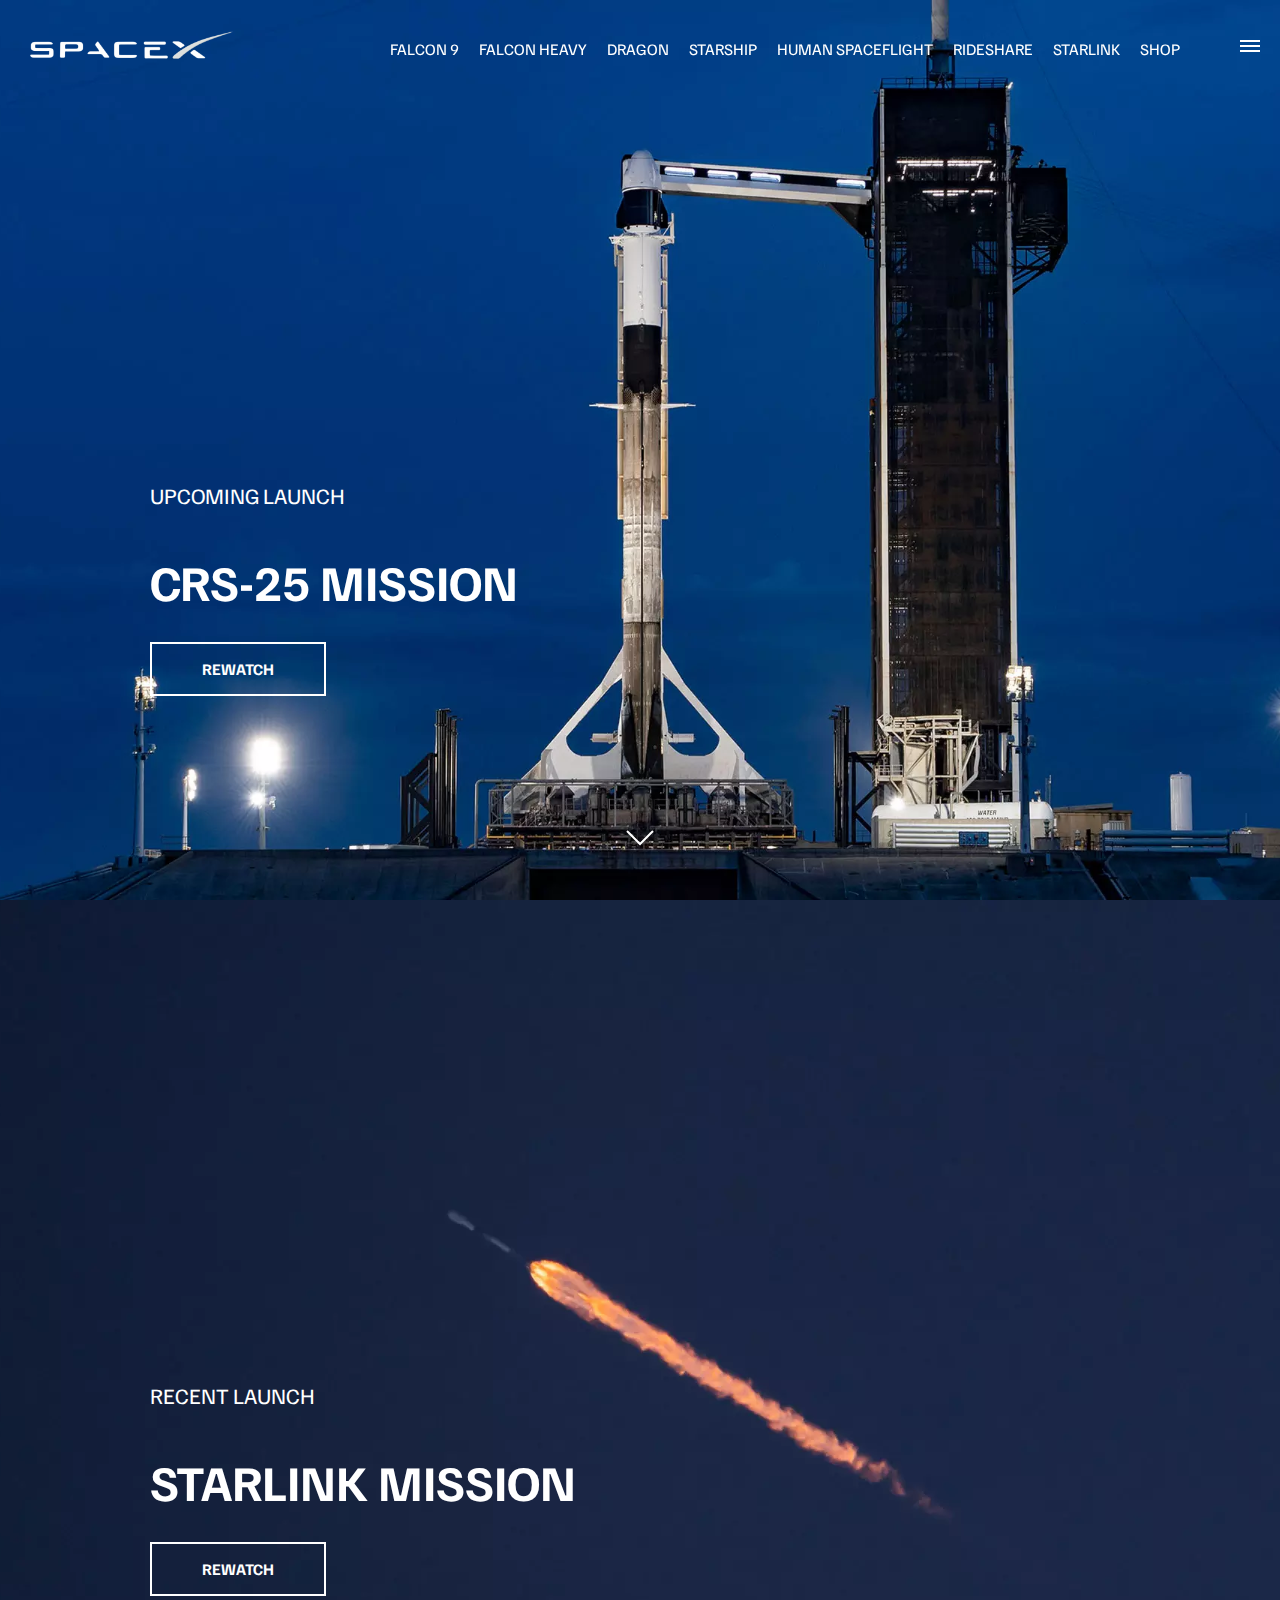
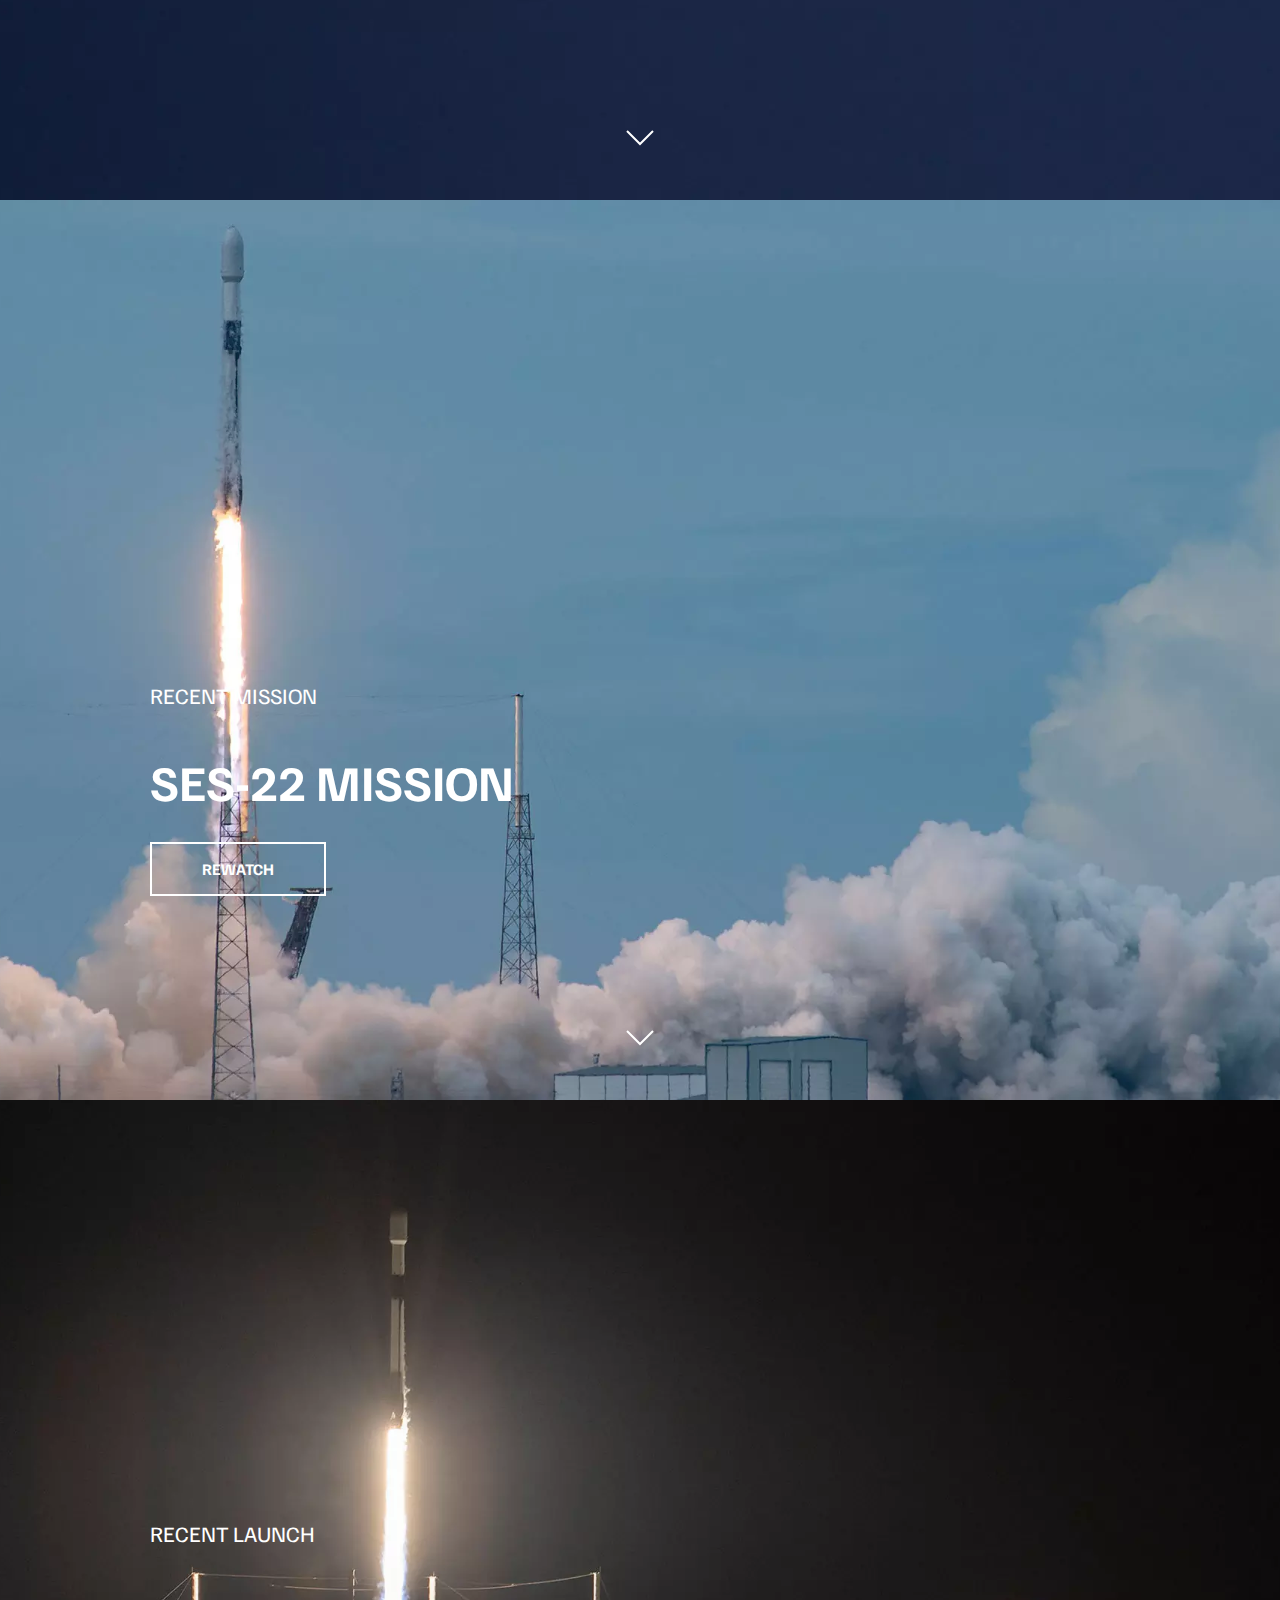
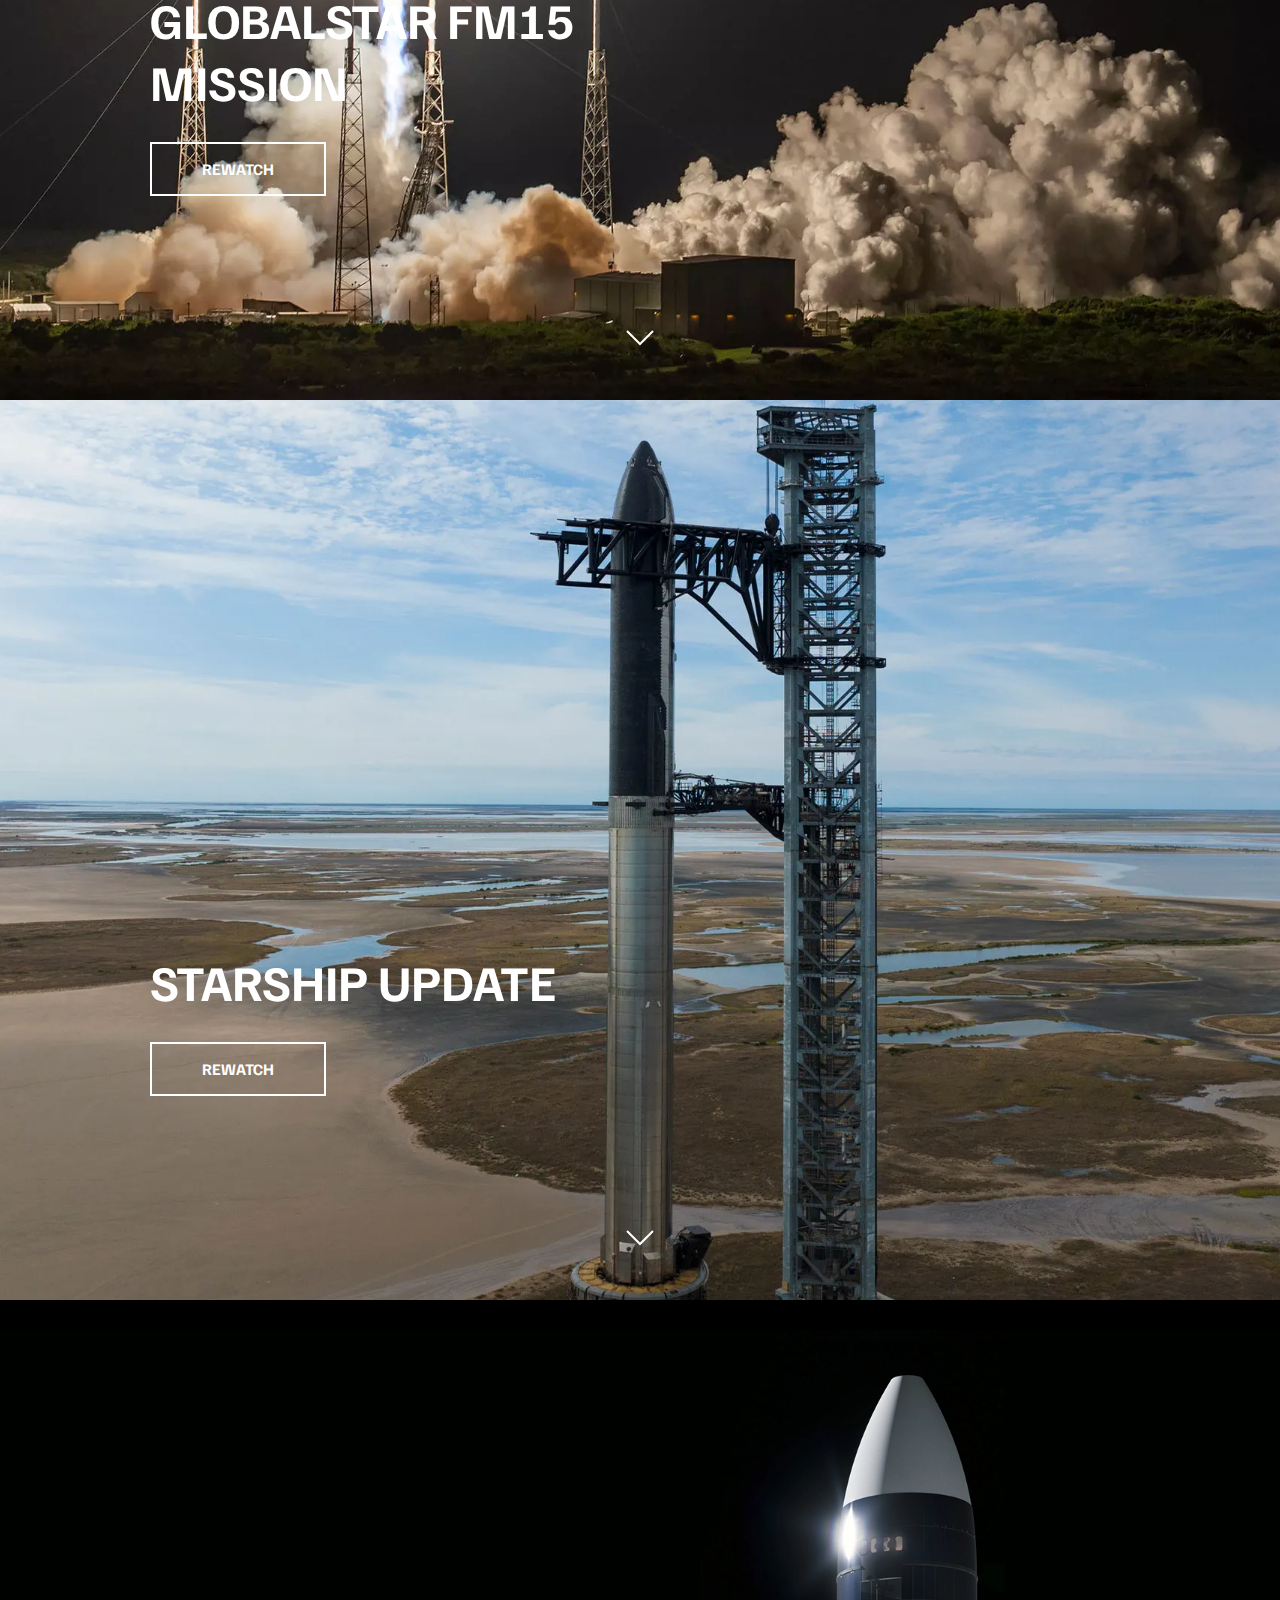
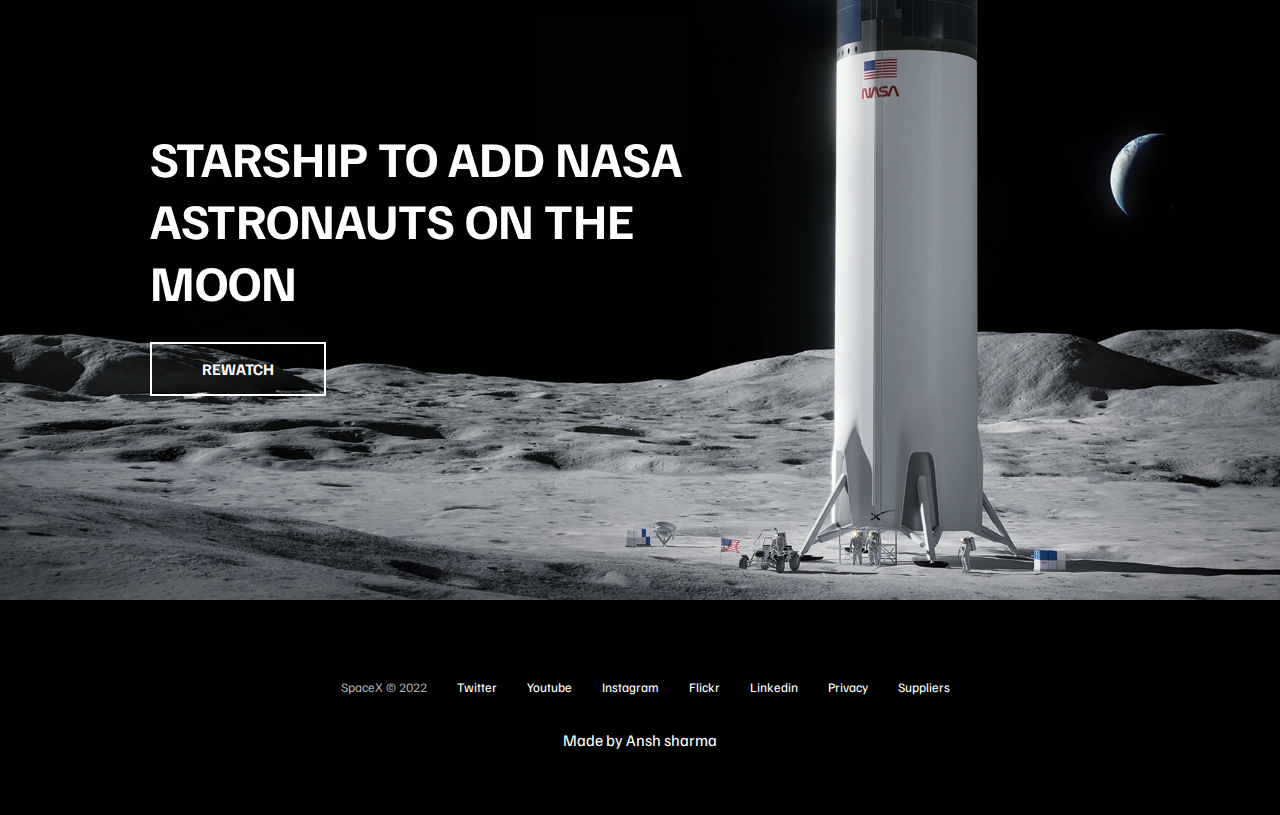
<file: index.html>
<!DOCTYPE html>
<html lang="en">
  <head>
    <meta charset="UTF-8" />
    <meta http-equiv="X-UA-Compatible" content="IE=edge" />
    <meta name="viewport" content="width=device-width, initial-scale=1.0" />
    <link rel="stylesheet" href="./css/style.css" />
    <script src="./js/script.js" defer></script>
    <title>SpaceX</title>
  </head>
  <body>
    <div id="overlay"></div>
    <div id="mobile-menu" class="mobile-main-menu">
      <ul>
        <li><a href="#">MISSION</a></li>
        <li><a href="#">LAUNCHES</a></li>
        <li><a href="#">CAREERS</a></li>
        <li><a href="#">UPDATES</a></li>
        <li><a href="#">SHOP</a></li>

        <li class="mobile-only"><a href="./falcon9.html">FALCON 9</a></li>
        <li class="mobile-only">
          <a href="./falcon-heavy.html">FALCON HEAVY</a>
        </li>
        <li class="mobile-only"><a href="./dragon.html">DRAGON</a></li>
        <li class="mobile-only"><a href="#">STARSHIP</a></li>
        <li class="mobile-only"><a href="#">HUMAN SPACEFLIGHT</a></li>
        <li class="mobile-only"><a href="#">RIDESHARE</a></li>
        <li class="mobile-only"><a href="#">STARLINK</a></li>
      </ul>
    </div>
    <header class="main-header">
      <div class="logo">
        <a href="/">
          <img src="./assets/images/logo.png" alt="SpaceX" />
        </a>
      </div>
      <nav class="desktop-main-menu">
        <ul>
          <li><a href="./falcon9.html">FALCON 9</a></li>
          <li><a href="./falcon-heavy.html">FALCON HEAVY</a></li>
          <li><a href="./dragon.html">DRAGON</a></li>
          <li><a href="#">STARSHIP</a></li>
          <li><a href="#">HUMAN SPACEFLIGHT</a></li>
          <li><a href="#">RIDESHARE</a></li>
          <li><a href="#">STARLINK</a></li>
          <li><a href="#">SHOP</a></li>
        </ul>
      </nav>
    </header>

    <!-- Hamburger Menu -->
    <button id="menu-btn" class="hamburger" type="button">
      <span class="hamburger-top"></span>
      <span class="hamburger-middle"></span>
      <span class="hamburger-bottom"></span>
    </button>

    <!-- Section A -->
    <section class="section-a">
      <div class="section-inner">
        <h4>UPCOMING LAUNCH</h4>
        <h2>CRS-25 MISSION</h2>
        <a href="#" class="btn">
          <div class="hover"></div>
          <span>REWATCH</span>
        </a>
      </div>

      <div class="scroll-arrow">
        <svg width="30px" height="20px">
          <path
            stroke="#ffffff"
            fill="none"
            stroke-width="2px"
            d="M2.000,5.000 L15.000,18.000 L28.000,5.000 "
          ></path>
        </svg>
      </div>
    </section>

    <!-- Section B -->
    <section class="section-b">
      <div class="section-inner">
        <h4>RECENT LAUNCH</h4>
        <h2>STARLINK MISSION</h2>
        <a href="#" class="btn">
          <div class="hover"></div>
          <span>REWATCH</span>
        </a>
      </div>

      <div class="scroll-arrow">
        <svg width="30px" height="20px">
          <path
            stroke="#ffffff"
            fill="none"
            stroke-width="2px"
            d="M2.000,5.000 L15.000,18.000 L28.000,5.000 "
          ></path>
        </svg>
      </div>
    </section>

    <!-- Section C -->
    <section class="section-c">
      <div class="section-inner">
        <h4>RECENT MISSION</h4>
        <h2>SES-22 MISSION</h2>
        <a href="#" class="btn">
          <div class="hover"></div>
          <span>REWATCH</span>
        </a>
      </div>

      <div class="scroll-arrow">
        <svg width="30px" height="20px">
          <path
            stroke="#ffffff"
            fill="none"
            stroke-width="2px"
            d="M2.000,5.000 L15.000,18.000 L28.000,5.000 "
          ></path>
        </svg>
      </div>
    </section>

    <!-- Section D -->
    <section class="section-d">
      <div class="section-inner">
        <h4>RECENT LAUNCH</h4>
        <h2>GLOBALSTAR FM15 MISSION</h2>
        <a href="#" class="btn">
          <div class="hover"></div>
          <span>REWATCH</span>
        </a>
      </div>

      <div class="scroll-arrow">
        <svg width="30px" height="20px">
          <path
            stroke="#ffffff"
            fill="none"
            stroke-width="2px"
            d="M2.000,5.000 L15.000,18.000 L28.000,5.000 "
          ></path>
        </svg>
      </div>
    </section>
    <!-- Section E -->
    <section class="section-e">
      <div class="section-inner">
        <h2>STARSHIP UPDATE</h2>
        <a href="#" class="btn">
          <div class="hover"></div>
          <span>REWATCH</span>
        </a>
      </div>

      <div class="scroll-arrow">
        <svg width="30px" height="20px">
          <path
            stroke="#ffffff"
            fill="none"
            stroke-width="2px"
            d="M2.000,5.000 L15.000,18.000 L28.000,5.000 "
          ></path>
        </svg>
      </div>
    </section>
    <!-- Section F -->
    <section class="section-f">
      <div class="section-inner">
        <h2>STARSHIP TO ADD NASA ASTRONAUTS ON THE MOON</h2>
        <a href="#" class="btn">
          <div class="hover"></div>
          <span>REWATCH</span>
        </a>
      </div>
    </section>

    <!-- Footer -->
    <footer>
      <ul>
        <li>SpaceX © 2022</li>
        <li><a href="https://x.com/SpaceX?ref_src=twsrc%5Egoogle%7Ctwcamp%5Eserp%7Ctwgr%5Eauthor&mx=2">Twitter</a></li>
        <li><a href="https://www.youtube.com/@SpaceX">Youtube</a></li>
        <li><a href="https://www.instagram.com/spacex/?hl=en">Instagram</a></li>
        <li><a href="#">Flickr</a></li>
        <li><a href="https://www.linkedin.com/company/spacex/">Linkedin</a></li>
        <li><a href="#">Privacy</a></li>
        <li><a href="#">Suppliers</a></li>
      </ul>
      <div class="ansh">Made by Ansh sharma</div>
    </footer>
  </body>
</html>
</file>
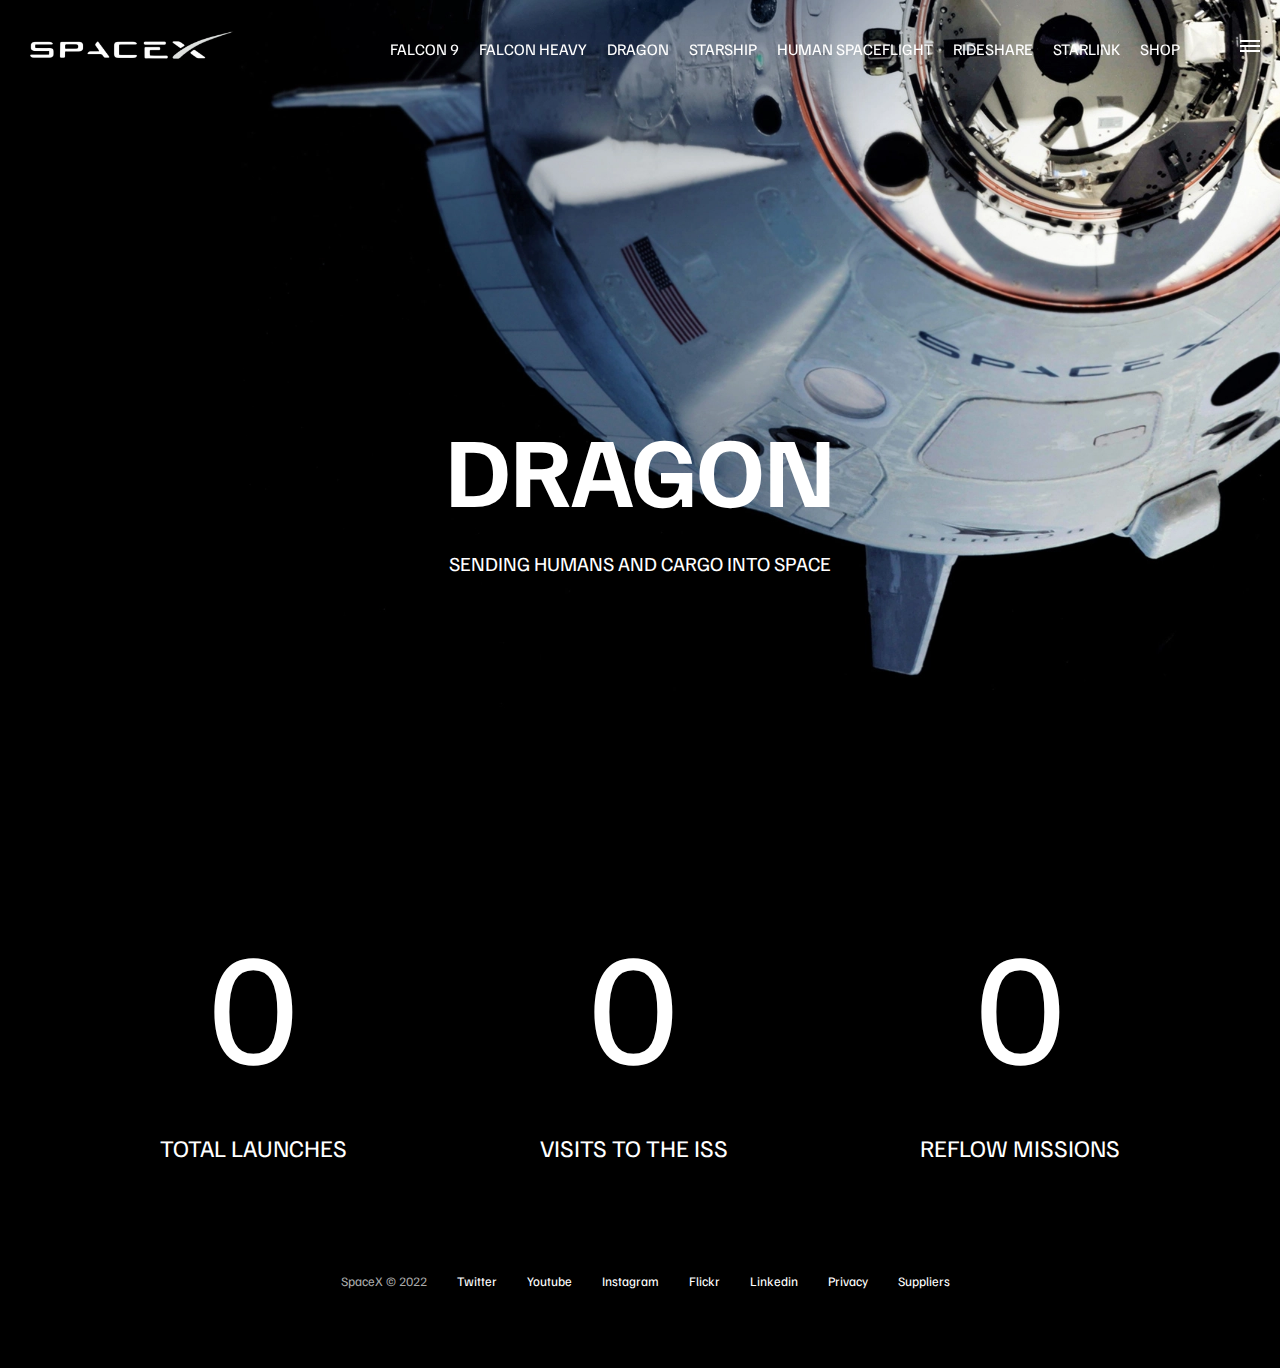
<file: dragon.html>
<!DOCTYPE html>
<html lang="en">
  <head>
    <meta charset="UTF-8" />
    <meta http-equiv="X-UA-Compatible" content="IE=edge" />
    <meta name="viewport" content="width=device-width, initial-scale=1.0" />
    <link rel="stylesheet" href="./css/style.css" />
    <script src="./js/script.js" defer></script>
    <title>SpaceX - Dragon</title>
  </head>
  <body>
    <div id="overlay"></div>
    <div id="mobile-menu" class="mobile-main-menu">
      <ul>
        <li><a href="#">MISSION</a></li>
        <li><a href="#">LAUNCHES</a></li>
        <li><a href="#">CAREERS</a></li>
        <li><a href="#">UPDATES</a></li>
        <li><a href="#">SHOP</a></li>

        <li class="mobile-only"><a href="./falcon9.html">FALCON 9</a></li>
        <li class="mobile-only">
          <a href="./falcon-heavy.html">FALCON HEAVY</a>
        </li>
        <li class="mobile-only"><a href="./dragon.html">DRAGON</a></li>
        <li class="mobile-only"><a href="#">STARSHIP</a></li>
        <li class="mobile-only"><a href="#">HUMAN SPACEFLIGHT</a></li>
        <li class="mobile-only"><a href="#">RIDESHARE</a></li>
        <li class="mobile-only"><a href="#">STARLINK</a></li>
      </ul>
    </div>
    <header class="main-header">
      <div class="logo">
        <a href="/">
          <img src="./assets/images/logo.png" alt="SpaceX" />
        </a>
      </div>
      <nav class="desktop-main-menu">
        <ul>
          <li><a href="./falcon9.html">FALCON 9</a></li>
          <li><a href="./falcon-heavy.html">FALCON HEAVY</a></li>
          <li><a href="./dragon.html">DRAGON</a></li>
          <li><a href="#">STARSHIP</a></li>
          <li><a href="#">HUMAN SPACEFLIGHT</a></li>
          <li><a href="#">RIDESHARE</a></li>
          <li><a href="#">STARLINK</a></li>
          <li><a href="#">SHOP</a></li>
        </ul>
      </nav>
    </header>

    <!-- Hamburger Menu -->
    <button id="menu-btn" class="hamburger" type="button">
      <span class="hamburger-top"></span>
      <span class="hamburger-middle"></span>
      <span class="hamburger-bottom"></span>
    </button>

    <!-- Falcon 9 -->
    <section class="section-animate bg-dragon"></section>
    <div class="section-inner-center">
      <h3>DRAGON</h3>
      <p>SENDING HUMANS AND CARGO INTO SPACE</p>
    </div>

    <!-- Stats -->
    <div class="stats">
      <div>
        <span class="counter" data-target="34">0</span>
        <h4>TOTAL LAUNCHES</h4>
      </div>
      <div>
        <span class="counter" data-target="31">0</span>
        <h4>VISITS TO THE ISS</h4>
      </div>
      <div>
        <span class="counter" data-target="13">0</span>
        <h4>REFLOW MISSIONS</h4>
      </div>
    </div>

    <!-- Footer -->
    <footer>
      <ul>
        <li>SpaceX © 2022</li>
        <li><a href="#">Twitter</a></li>
        <li><a href="#">Youtube</a></li>
        <li><a href="#">Instagram</a></li>
        <li><a href="#">Flickr</a></li>
        <li><a href="#">Linkedin</a></li>
        <li><a href="#">Privacy</a></li>
        <li><a href="#">Suppliers</a></li>
      </ul>
    </footer>
  </body>
</html>
</file>
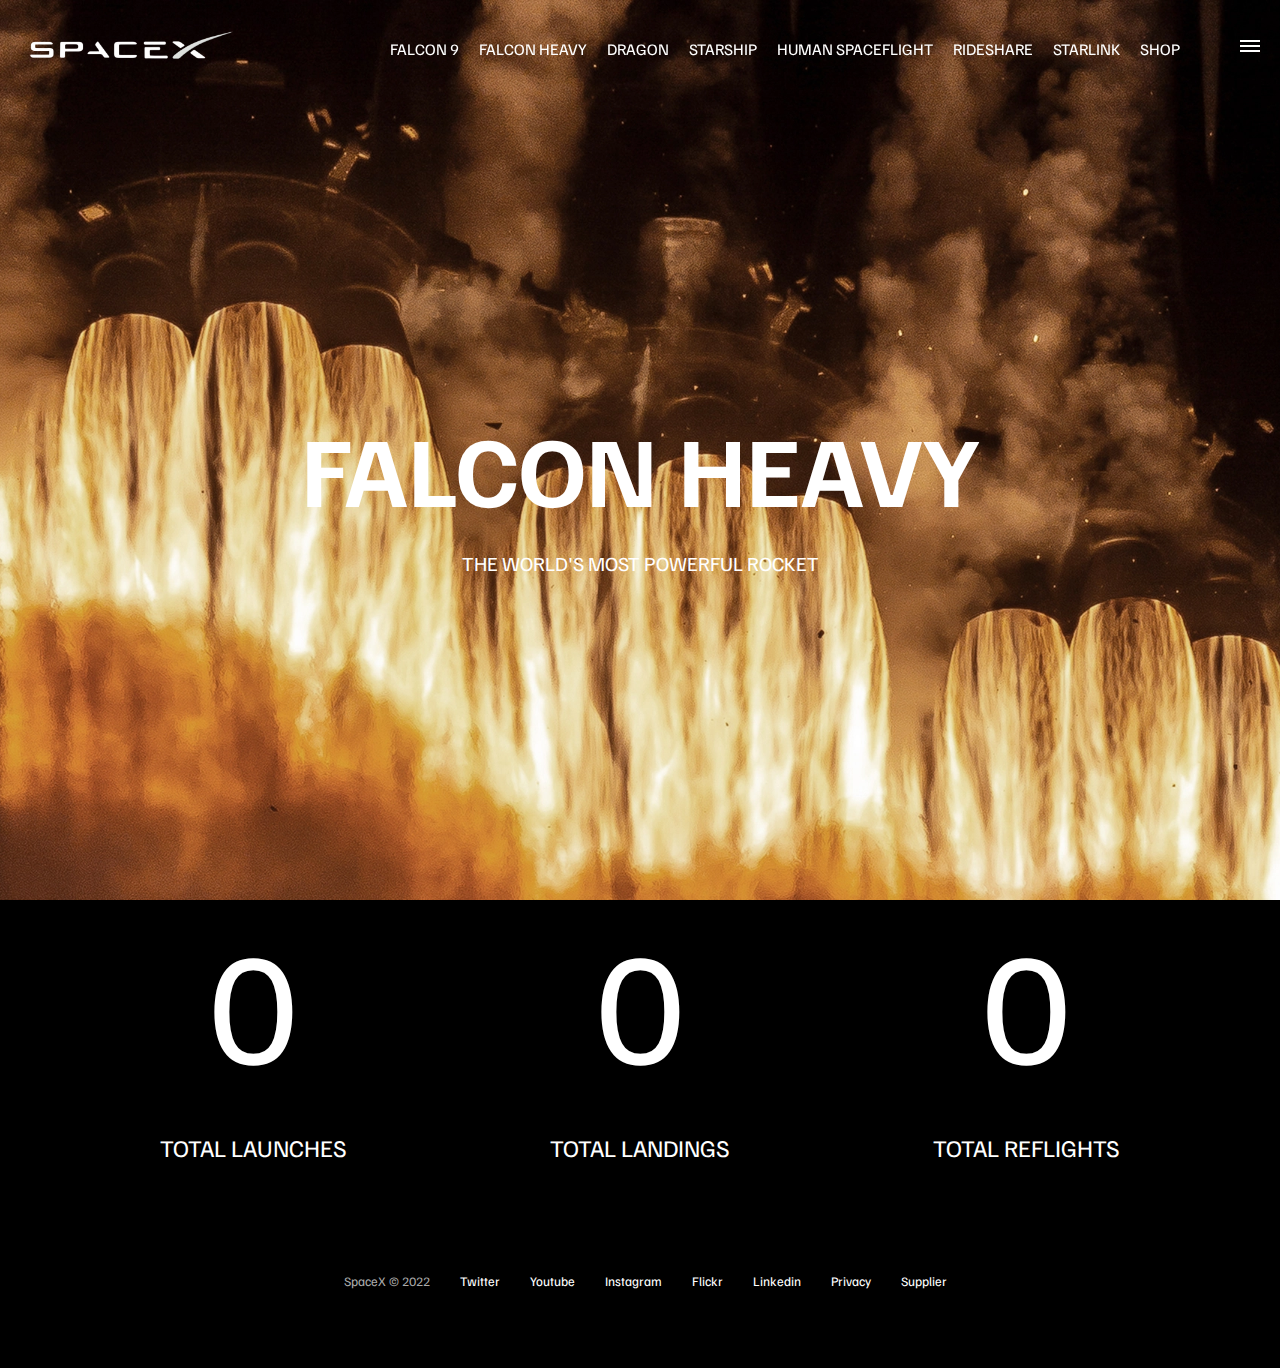
<file: falcon-heavy.html>
<!DOCTYPE html>
<html lang="en">
  <head>
    <meta charset="UTF-8" />
    <meta http-equiv="X-UA-Compatible" content="IE=edge" />
    <meta name="viewport" content="width=device-width, initial-scale=1.0" />
    <link rel="stylesheet" href="./css/style.css" />
    <script src="./js/script.js" defer></script>
    <title>SpaceX - Falcon Heavy</title>
  </head>
  <body>
    <div id="overlay"></div>
    <div id="mobile-menu" class="mobile-main-menu">
      <ul>
        <li><a href="#">MISSION</a></li>
        <li><a href="#">LAUNCHES</a></li>
        <li><a href="#">CAREERS</a></li>
        <li><a href="#">UPDATES</a></li>
        <li><a href="#">SHOP</a></li>

        <li class="mobile-only"><a href="./falcon9.html">FALCON 9</a></li>
        <li class="mobile-only">
          <a href="./falcon-heavy.html">FALCON HEAVY</a>
        </li>
        <li class="mobile-only"><a href="./dragon.html">DRAGON</a></li>
        <li class="mobile-only"><a href="#">STARSHIP</a></li>
        <li class="mobile-only"><a href="#">HUMAN SPACEFLIGHT</a></li>
        <li class="mobile-only"><a href="#">RIDESHARE</a></li>
        <li class="mobile-only"><a href="#">STARLINK</a></li>
      </ul>
    </div>
    <header class="main-header">
      <div class="logo">
        <a href="/">
          <img src="./assets/images/logo.png" alt="SpaceX" />
        </a>
      </div>
      <nav class="desktop-main-menu">
        <ul>
          <li><a href="./falcon9.html">FALCON 9</a></li>
          <li><a href="./falcon-heavy.html">FALCON HEAVY</a></li>
          <li><a href="./dragon.html">DRAGON</a></li>
          <li><a href="#">STARSHIP</a></li>
          <li><a href="#">HUMAN SPACEFLIGHT</a></li>
          <li><a href="#">RIDESHARE</a></li>
          <li><a href="#">STARLINK</a></li>
          <li><a href="#">SHOP</a></li>
        </ul>
      </nav>
    </header>
    <!-- Hamburger Menu -->
    <button id="menu-btn" class="hamburger" type="button">
      <span class="hamburger-top"></span>
      <span class="hamburger-middle"></span>
      <span class="hamburger-bottom"></span>
    </button>
    <!-- Falcon 9 -->
    <section class="section-animate bg-falcon-heavy"></section>
    <div class="section-inner-center">
      <h3>FALCON HEAVY</h3>
      <p>THE WORLD'S MOST POWERFUL ROCKET</p>
    </div>
    <!-- Stats -->
    <div class="stats">
      <div>
        <span class="counter" data-target="3">0</span>
        <h4>TOTAL LAUNCHES</h4>
      </div>
      <div>
        <span class="counter" data-target="7">0</span>
        <h4>TOTAL LANDINGS</h4>
      </div>
      <div>
        <span class="counter" data-target="4">0</span>
        <h4>TOTAL REFLIGHTS</h4>
      </div>
    </div>
    <!-- Footer -->
    <footer>
      <ul>
        <li>SpaceX © 2022</li>
        <li><a href="#">Twitter</a></li>
        <li><a href="#">Youtube</a></li>
        <li><a href="#">Instagram</a></li>
        <li><a href="#">Flickr</a></li>
        <li><a href="#">Linkedin</a></li>
        <li><a href="#">Privacy</a></li>
        <li><a href="#">Supplier</a></li>
      </ul>
    </footer>
  </body>
</html>
</file>
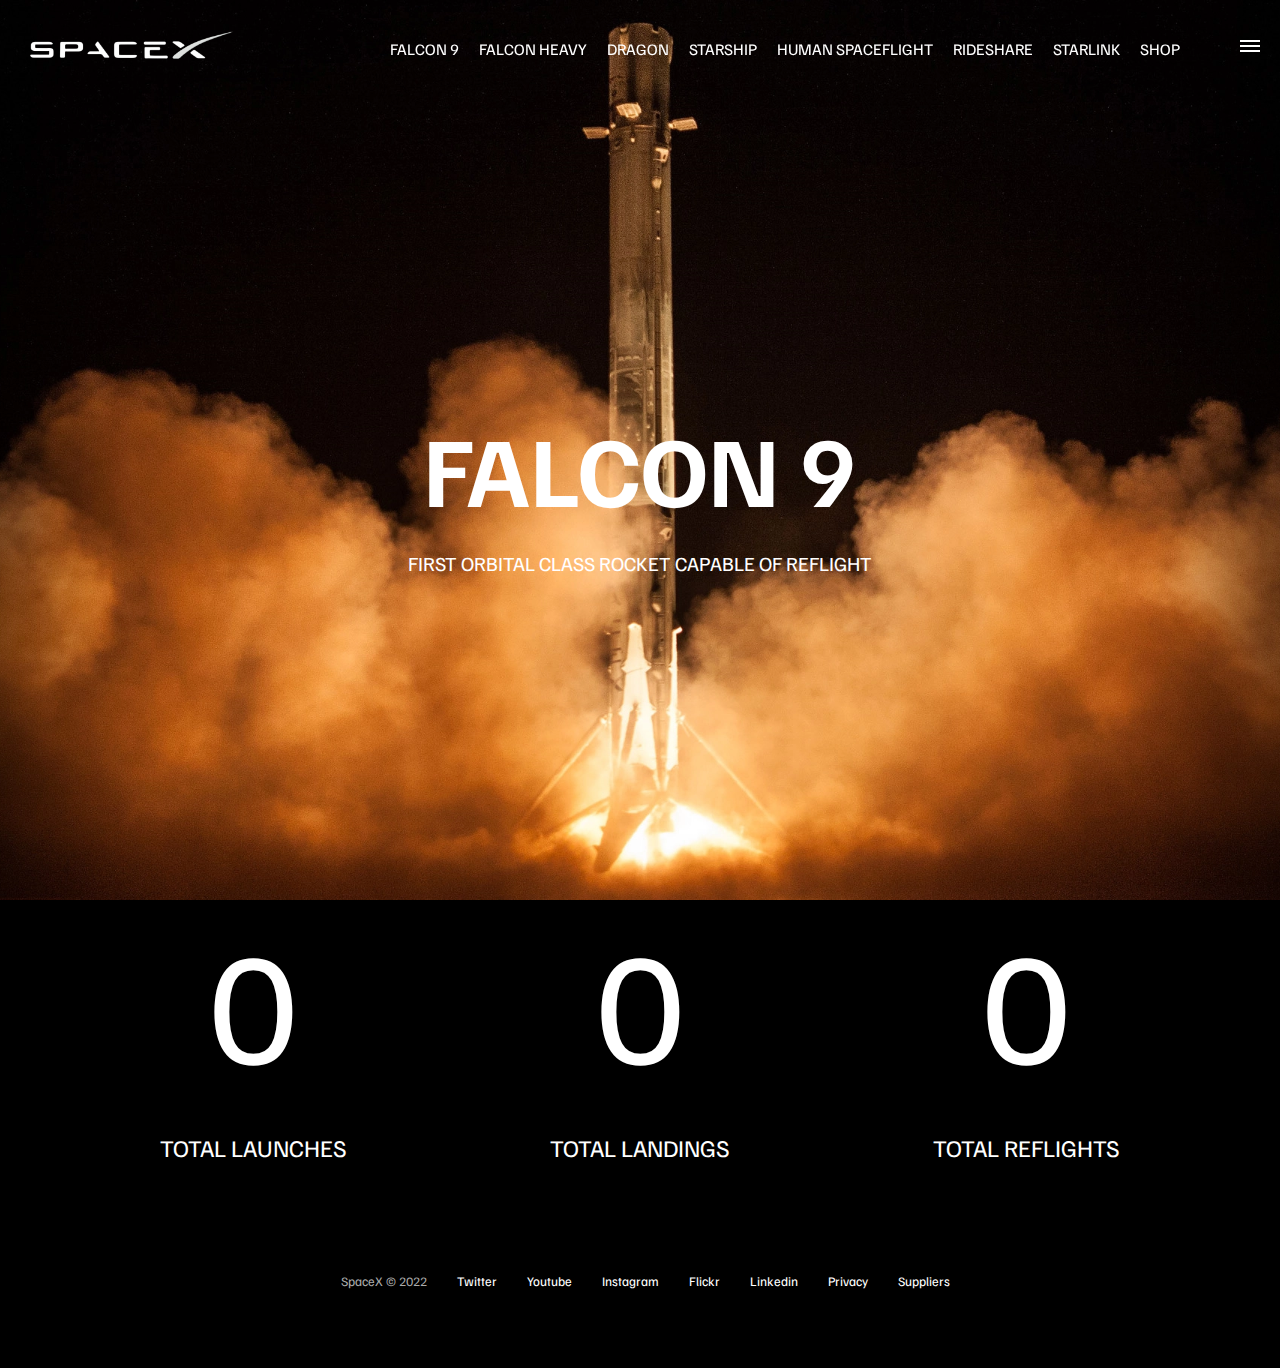
<file: falcon9.html>
<!DOCTYPE html>
<html lang="en">
  <head>
    <meta charset="UTF-8" />
    <meta http-equiv="X-UA-Compatible" content="IE=edge" />
    <meta name="viewport" content="width=device-width, initial-scale=1.0" />
    <link rel="stylesheet" href="./css/style.css" />
    <script src="./js/script.js" defer></script>
    <title>SpaceX - Falcon 9</title>
  </head>
  <body>
    <div id="overlay"></div>
    <div id="mobile-menu" class="mobile-main-menu">
      <ul>
        <li><a href="#">MISSION</a></li>
        <li><a href="#">LAUNCHES</a></li>
        <li><a href="#">CAREERS</a></li>
        <li><a href="#">UPDATES</a></li>
        <li><a href="#">SHOP</a></li>

        <li class="mobile-only"><a href="./falcon9.html">FALCON 9</a></li>
        <li class="mobile-only">
          <a href="./falcon-heavy.html">FALCON HEAVY</a>
        </li>
        <li class="mobile-only"><a href="./dragon.html">DRAGON</a></li>
        <li class="mobile-only"><a href="#">STARSHIP</a></li>
        <li class="mobile-only"><a href="#">HUMAN SPACEFLIGHT</a></li>
        <li class="mobile-only"><a href="#">RIDESHARE</a></li>
        <li class="mobile-only"><a href="#">STARLINK</a></li>
      </ul>
    </div>
    <header class="main-header">
      <div class="logo">
        <a href="/">
          <img src="./assets/images/logo.png" alt="SpaceX" />
        </a>
      </div>
      <nav class="desktop-main-menu">
        <ul>
          <li><a href="./falcon9.html">FALCON 9</a></li>
          <li><a href="./falcon-heavy.html">FALCON HEAVY</a></li>
          <li><a href="./dragon.html">DRAGON</a></li>
          <li><a href="#">STARSHIP</a></li>
          <li><a href="#">HUMAN SPACEFLIGHT</a></li>
          <li><a href="#">RIDESHARE</a></li>
          <li><a href="#">STARLINK</a></li>
          <li><a href="#">SHOP</a></li>
        </ul>
      </nav>
    </header>

    <!-- Hamburger Menu -->
    <button id="menu-btn" class="hamburger" type="button">
      <span class="hamburger-top"></span>
      <span class="hamburger-middle"></span>
      <span class="hamburger-bottom"></span>
    </button>

    <!-- Falcon 9 -->
    <section class="section-animate bg-falcon-9"></section>
    <div class="section-inner-center">
      <h3>FALCON 9</h3>
      <p>FIRST ORBITAL CLASS ROCKET CAPABLE OF REFLIGHT</p>
    </div>

    <!-- Stats -->
    <div class="stats">
      <div>
        <span class="counter" data-target="3">0</span>
        <h4>TOTAL LAUNCHES</h4>
      </div>
      <div>
        <span class="counter" data-target="7">0</span>
        <h4>TOTAL LANDINGS</h4>
      </div>
      <div>
        <span class="counter" data-target="4">0</span>
        <h4>TOTAL REFLIGHTS</h4>
      </div>
    </div>

    <!-- Footer -->
    <footer>
      <ul>
        <li>SpaceX © 2022</li>
        <li><a href="#">Twitter</a></li>
        <li><a href="#">Youtube</a></li>
        <li><a href="#">Instagram</a></li>
        <li><a href="#">Flickr</a></li>
        <li><a href="#">Linkedin</a></li>
        <li><a href="#">Privacy</a></li>
        <li><a href="#">Suppliers</a></li>
      </ul>
    </footer>
  </body>
</html>
</file>
<file: css/style.css>
@import url('https://fonts.googleapis.com/css2?family=Familjen+Grotesk:wght@400;600;700&display=swap');

:root {
  --color-white: #fff;
  --color-black: #000;
}

html {
  box-sizing: border-box;
}

*,
*::before,
*::after {
  box-sizing: inherit;
}

body {
  background: var(--color-black);
  color: var(--color-white);
  font-family: 'Familjen Grotesk', sans-serif;
  margin: 0;
  padding: 0;
}

a {
  text-decoration: none;
  color: var(--color-white);
}

ul {
  list-style: none;
}

/* Header & Navbar */

.main-header {
  position: fixed;
  top: 0;
  left: 0;
  display: flex;
  justify-content: space-between;
  align-items: center;
  z-index: 3;
  width: 100%;
  height: 100px;
  padding: 0 30px;
}

/* Logo */

.logo {
  width: 210px;
  height: auto;
}

.logo img {
  display: block;
  width: 100%;
  height: auto;
}

/* Desktop Menu */

.desktop-main-menu {
  margin-right: 50px;
}

.desktop-main-menu ul {
  display: flex;
}

.desktop-main-menu ul li {
  position: relative;
  margin-right: 20px;
  padding-bottom: 2px;
}

/* Menu Item Bottom Border */

.desktop-main-menu ul li a::after {
  content: '';
  position: absolute;
  bottom: 0;
  left: 0;
  width: 100%;
  height: 1px;
  background: var(--color-white);
  transform: scaleX(0);
  transition: transform 0.6s cubic-bezier(0.19, 1, 0.22, 1);
  transform-origin: right center;
}

.desktop-main-menu ul li a:hover::after {
  transform: scaleX(1);
  transform-origin: left center;
  transition-duration: 0.4s;
}

/* Sections */

section {
  position: relative;
  height: 100vh;
  background-position: center;
  background-repeat: no-repeat;
  background-size: cover;
}

.section-inner {
  position: absolute;
  bottom: 200px;
  left: 150px;
  max-width: 560px;
}

.section-inner h4 {
  font-size: 22px;
  font-weight: 300;
  margin-bottom: 5px;
  animation: fadeInUp 0.5s ease-in-out;
}

.section-inner h2 {
  font-size: 50px;
  margin-bottom: 20px;
  animation: fadeInUp 0.5s ease-in-out 0.2s;
  animation-fill-mode: both; /* Stop from showing at start */
}

.section-inner a {
  animation: fadeInUp 0.5s ease-in-out 0.4s;
  animation-fill-mode: both; /* Stop from showing at start */
}

/* Background Images */

.section-a {
  background-image: url('../assets/images/section-a.webp');
}

.section-b {
  background-image: url('../assets/images/section-b.webp');
}

.section-c {
  background-image: url('../assets/images/section-c.webp');
}

.section-d {
  background-image: url('../assets/images/section-d.webp');
}

.section-e {
  background-image: url('../assets/images/section-e.webp');
}

.section-f {
  background-image: url('../assets/images/section-f.webp');
}

.btn {
  position: relative;
  display: inline-block;
  cursor: pointer;
  text-align: center;
  min-width: 130px;
  padding: 15px 50px;
  margin-top: 10px;
  border: 2px solid var(--color-white);
  font-weight: 700;
  overflow: hidden;
  z-index: 2;
}

.btn:hover span {
  color: var(--color-black);
}

.btn .hover {
  position: absolute;
  top: 0;
  left: 0;
  width: 100%;
  height: 100%;
  background-color: var(--color-white);
  color: var(--color-black);
  z-index: -1;
  transform: translateY(100%);
  transition: transform 0.6s cubic-bezier(0.19, 1, 0.22, 1);
}

.btn:hover .hover {
  transform: translateY(0);
}

.scroll-arrow {
  position: absolute;
  bottom: 50px;
  left: 50%;
  transform: translateX(-50%);
  animation: fadeBounce 5s infinite;
}

/* Footer */

footer {
  position: relative;
  padding: 55px 0;
}

footer ul {
  display: flex;
  justify-content: center;
  align-items: center;
  flex-wrap: wrap;
}

footer ul li {
  color: #aaa;
  font-size: 13px;
  line-height: 2.5;
  margin-right: 30px;
}

footer ul li a {
  color: var(--color-white);
  transition: color 0.6s;
}

footer ul li a:hover {
  color: #aaa;
}

/* Hamburger Menu */

.hamburger {
  position: fixed;
  top: 40px;
  right: 20px;
  z-index: 10;
  cursor: pointer;
  width: 20px;
  height: 20px;
  background: none;
  border: none;
}

.hamburger-top,
.hamburger-middle,
.hamburger-bottom {
  position: absolute;
  width: 20px;
  height: 2px;
  top: 0;
  left: 0;
  background: var(--color-white);
  transition: all 0.5s;
}

.hamburger-middle {
  transform: translateY(5px);
}

.hamburger-bottom {
  transform: translateY(10px);
}

.open {
  transform: rotate(90deg);
}

.open .hamburger-top {
  transform: rotate(45deg) translateY(6px) translateX(6px);
}

.open .hamburger-middle {
  display: none;
}

.open .hamburger-bottom {
  transform: rotate(-45deg) translateY(6px) translateX(-6px);
}

/* Overlay */

.overlay-show {
  position: fixed;
  top: 0;
  left: 0;
  width: 100%;
  height: 100%;
  background-color: rgba(0, 0, 0, 0.5);
  z-index: 3;
}

.stop-scrolling {
  overflow: hidden;
}

/* Hide Mobile Main Items */

.mobile-only {
  display: none;
}

/* Mobile Menu */

.mobile-main-menu {
  position: fixed;
  top: 0;
  right: 0;
  width: 350px;
  height: 100%;
  background-color: var(--color-black);
  z-index: 4;
  display: flex;
  justify-content: center;
  align-items: center;
  transform: translateX(100%);
  transition: transform 0.6s cubic-bezier(0.19, 1, 0.22, 1);
}

/* Bring Menu from Right */

.show-menu {
  transform: translateX(0);
}

.mobile-main-menu ul {
  display: flex;
  flex-direction: column;
  align-items: flex-end;
  justify-content: center;
  padding: 50px;
  width: 100%;
}

.mobile-main-menu ul li {
  border-bottom: 1px dotted #555;
  font-size: 18px;
  margin-bottom: 20px;
  padding-bottom: 8px;
  text-align: right;
  width: 100%;
}

.mobile-main-menu ul li a {
  color: var(--color-white);
  transition: color 0.6s;
}

.mobile-main-menu ul li a:hover {
  color: #aaa;
}

/* Inner Pages */

.bg-falcon-9 {
  background-image: url('../assets/images/falcon-9.webp');
}

.bg-falcon-heavy {
  background-image: url('../assets/images/falcon-heavy.webp');
}

.bg-dragon {
  background-image: url('../assets/images/dragon.webp');
}

.section-animate {
  animation: fadeIn 2s ease-in-out;
}

.section-inner-center {
  position: absolute;
  top: 50%;
  left: 50%;
  transform: translate(-50%, -50%);
  text-align: center;
  width: 80%;
}

.section-inner-center h3 {
  font-size: 100px;
  margin-bottom: 15px;
  animation: fadeInUp 0.5s ease-in-out;
}

.section-inner-center p {
  font-size: 20px;
  animation: fadeInUp 0.5s ease-in-out 0.2s;
  animation-fill-mode: both;
}

/* Stats */

.stats {
  max-width: 960px;
  margin: 0 auto;
  display: flex;
  justify-content: space-between;
  align-items: center;
  text-align: center;
}

.stats div span {
  font-size: 160px;
}

.stats div h4 {
  font-size: 24px;
  font-weight: 300;
}

/* Animations */

@keyframes fadeInUp {
  0% {
    opacity: 0;
    transform: translateY(140px);
  }
  100% {
    opacity: 1;
    transform: translateY(0);
  }
}

@keyframes fadeIn {
  0% {
    opacity: 0;
  }
  100% {
    opacity: 1;
  }
}

@keyframes fadeBounce {
  0%,
  20%,
  50%,
  80%,
  100% {
    opacity: 0;
    transform: translateY(-20px);
  }

  40% {
    opacity: 1;
    transform: translateY(0);
  }
}

/* Media Queries */

@media (max-width: 960px) {
  /* Hide Desktop Menu */

  .desktop-main-menu {
    display: none;
  }

  /* Show Mobile Main Items */

  .mobile-only {
    display: block;
  }

  .section-inner-center h3 {
    font-size: 75px;
  }
}

@media (max-width: 600px) {
  .section-inner {
    bottom: 75px;
    left: 20px;
  }

  .section-inner h2 {
    font-size: 40px;
  }

  footer ul li:first-child {
    position: absolute;
    top: 30px;
    left: 50%;
    transform: translate(-50%, -50%);
  }

  footer ul li {
    margin-right: 15px;
  }

  .logo {
    width: 150px;
    margin: auto;
  }

  .section-inner-center h3 {
    font-size: 50px;
  }

  .stats {
    flex-direction: column;
  }

  .stats div {
    margin-bottom: 20px;
  }
}
.ansh{
  display: flex;
  justify-content: center;
  align-items: center;
  padding: 10px;
}
</file>
